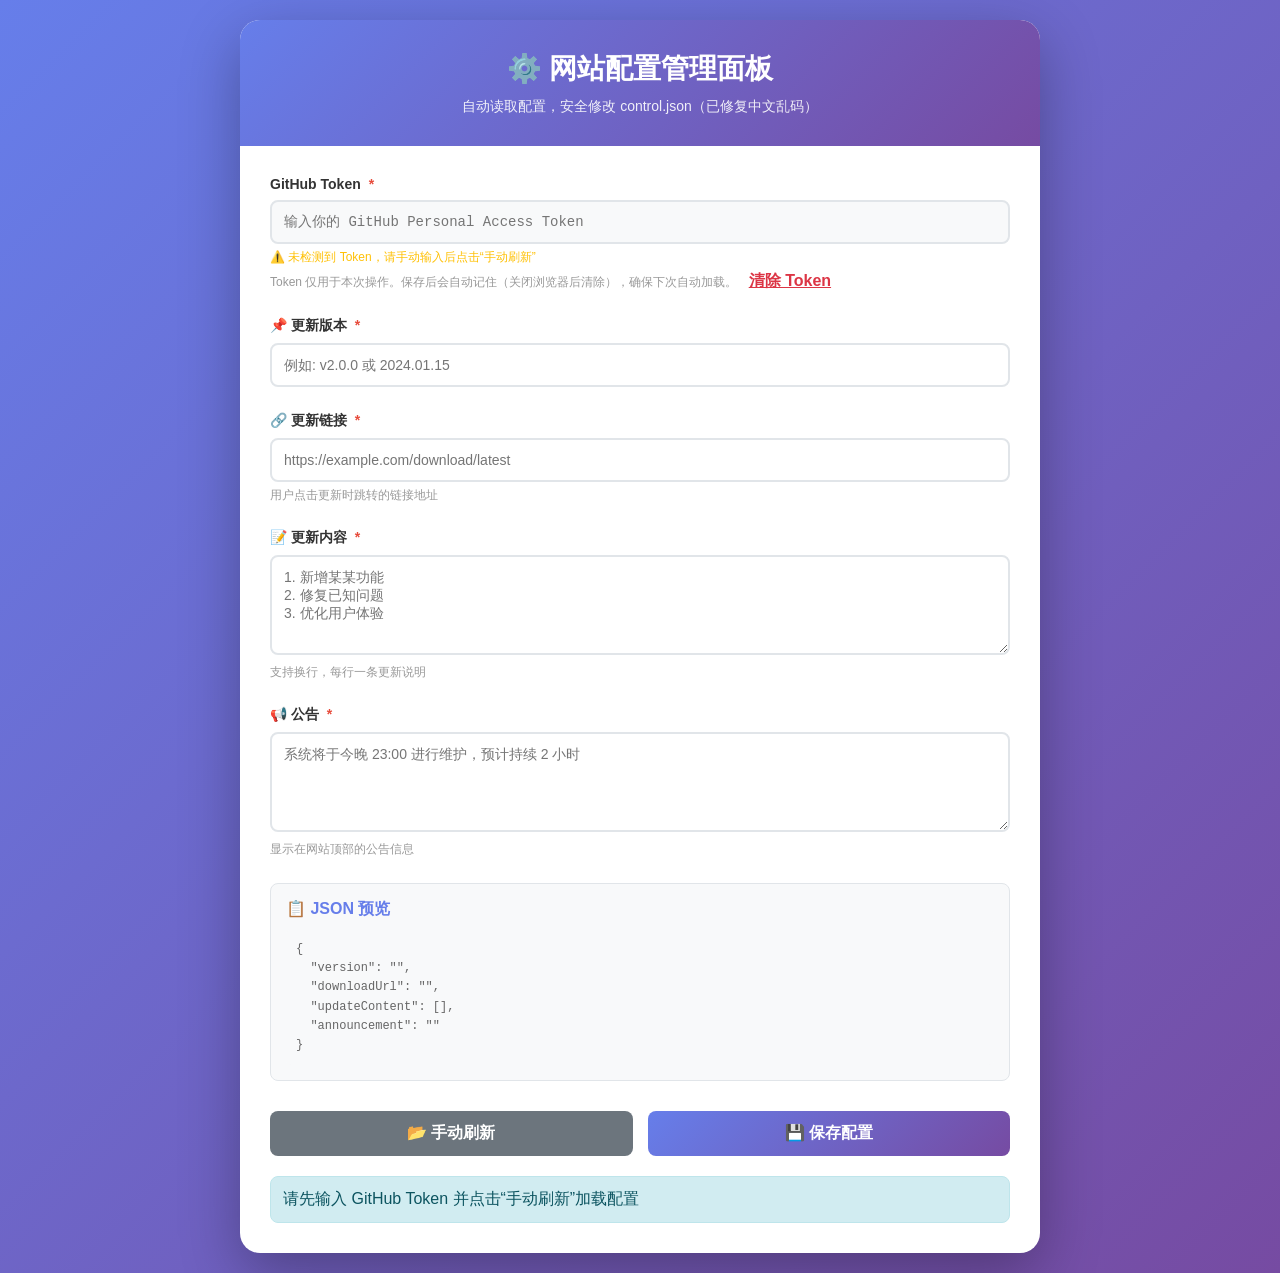
<file: admin.html>
<!DOCTYPE html>
<html lang="zh-CN">
<head>
    <meta charset="UTF-8">
    <meta name="viewport" content="width=device-width, initial-scale=1.0">
    <title>网站配置管理面板</title>
    <style>
        * {
            margin: 0;
            padding: 0;
            box-sizing: border-box;
        }
        
        body {
            font-family: -apple-system, BlinkMacSystemFont, 'Segoe UI', Roboto, 'Helvetica Neue', Arial, sans-serif;
            background: linear-gradient(135deg, #667eea 0%, #764ba2 100%);
            min-height: 100vh;
            padding: 20px;
        }
        
        .container {
            max-width: 800px;
            margin: 0 auto;
            background: white;
            border-radius: 20px;
            box-shadow: 0 20px 60px rgba(0,0,0,0.3);
            overflow: hidden;
        }
        
        .header {
            background: linear-gradient(135deg, #667eea 0%, #764ba2 100%);
            color: white;
            padding: 30px;
            text-align: center;
        }
        
        .header h1 {
            font-size: 28px;
            margin-bottom: 10px;
        }
        
        .header p {
            opacity: 0.9;
            font-size: 14px;
        }
        
        .content {
            padding: 30px;
        }
        
        .form-group {
            margin-bottom: 25px;
        }
        
        label {
            display: block;
            margin-bottom: 8px;
            font-weight: 600;
            color: #333;
            font-size: 14px;
        }
        
        label .required {
            color: #e74c3c;
            margin-left: 4px;
        }
        
        input, textarea {
            width: 100%;
            padding: 12px;
            border: 2px solid #e1e5e9;
            border-radius: 8px;
            font-size: 14px;
            transition: all 0.3s;
            font-family: inherit;
        }
        
        input:focus, textarea:focus {
            outline: none;
            border-color: #667eea;
            box-shadow: 0 0 0 3px rgba(102, 126, 234, 0.1);
        }
        
        textarea {
            resize: vertical;
            min-height: 100px;
        }
        
        .token-input {
            background: #f8f9fa;
            font-family: monospace;
        }
        
        .token-status {
            font-size: 12px;
            margin-top: 5px;
            color: #28a745;
        }
        
        .button-group {
            display: flex;
            gap: 15px;
            margin-top: 30px;
            flex-wrap: wrap;
        }
        
        button {
            flex: 1;
            padding: 12px 24px;
            border: none;
            border-radius: 8px;
            font-size: 16px;
            font-weight: 600;
            cursor: pointer;
            transition: all 0.3s;
        }
        
        .btn-primary {
            background: linear-gradient(135deg, #667eea 0%, #764ba2 100%);
            color: white;
        }
        
        .btn-primary:hover {
            transform: translateY(-2px);
            box-shadow: 0 5px 15px rgba(102, 126, 234, 0.4);
        }
        
        .btn-secondary {
            background: #6c757d;
            color: white;
        }
        
        .btn-secondary:hover {
            background: #5a6268;
        }
        
        .btn-outline {
            background: transparent;
            border: 2px solid #dc3545;
            color: #dc3545;
        }
        
        .btn-outline:hover {
            background: #dc3545;
            color: white;
        }
        
        .status {
            margin-top: 20px;
            padding: 12px;
            border-radius: 8px;
            display: none;
        }
        
        .status.show {
            display: block;
        }
        
        .status.success {
            background: #d4edda;
            color: #155724;
            border: 1px solid #c3e6cb;
        }
        
        .status.error {
            background: #f8d7da;
            color: #721c24;
            border: 1px solid #f5c6cb;
        }
        
        .status.info {
            background: #d1ecf1;
            color: #0c5460;
            border: 1px solid #bee5eb;
        }
        
        .preview {
            background: #f8f9fa;
            border: 1px solid #e1e5e9;
            border-radius: 8px;
            padding: 15px;
            margin-top: 20px;
        }
        
        .preview h3 {
            font-size: 16px;
            margin-bottom: 10px;
            color: #667eea;
        }
        
        .preview-content {
            font-size: 14px;
            color: #666;
            line-height: 1.6;
        }
        
        hr {
            margin: 20px 0;
            border: none;
            border-top: 1px solid #e1e5e9;
        }
        
        .info-text {
            font-size: 12px;
            color: #999;
            margin-top: 5px;
        }
        
        @media (max-width: 600px) {
            .content {
                padding: 20px;
            }
            
            .button-group {
                flex-direction: column;
            }
        }
    </style>
</head>
<body>
    <div class="container">
        <div class="header">
            <h1>⚙️ 网站配置管理面板</h1>
            <p>自动读取配置，安全修改 control.json（已修复中文乱码）</p>
        </div>
        
        <div class="content">
            <!-- Token 输入区域 -->
            <div class="form-group">
                <label>GitHub Token <span class="required">*</span></label>
                <input type="password" id="token" class="token-input" placeholder="输入你的 GitHub Personal Access Token">
                <div id="tokenStatus" class="token-status"></div>
                <div class="info-text">
                    Token 仅用于本次操作。保存后会自动记住（关闭浏览器后清除），确保下次自动加载。
                    <button type="button" onclick="clearToken()" style="background:none; border:none; color:#dc3545; cursor:pointer; text-decoration:underline; padding:0; margin-left:8px;">清除 Token</button>
                </div>
            </div>
            
            <!-- 版本信息 -->
            <div class="form-group">
                <label>📌 更新版本 <span class="required">*</span></label>
                <input type="text" id="version" placeholder="例如: v2.0.0 或 2024.01.15">
            </div>
            
            <!-- 更新链接 -->
            <div class="form-group">
                <label>🔗 更新链接 <span class="required">*</span></label>
                <input type="url" id="downloadUrl" placeholder="https://example.com/download/latest">
                <div class="info-text">用户点击更新时跳转的链接地址</div>
            </div>
            
            <!-- 更新内容 -->
            <div class="form-group">
                <label>📝 更新内容 <span class="required">*</span></label>
                <textarea id="updateContent" placeholder="1. 新增某某功能&#10;2. 修复已知问题&#10;3. 优化用户体验"></textarea>
                <div class="info-text">支持换行，每行一条更新说明</div>
            </div>
            
            <!-- 公告 -->
            <div class="form-group">
                <label>📢 公告 <span class="required">*</span></label>
                <textarea id="announcement" placeholder="系统将于今晚 23:00 进行维护，预计持续 2 小时"></textarea>
                <div class="info-text">显示在网站顶部的公告信息</div>
            </div>
            
            <!-- 实时预览 -->
            <div class="preview">
                <h3>📋 JSON 预览</h3>
                <div class="preview-content" id="preview"></div>
            </div>
            
            <!-- 操作按钮 -->
            <div class="button-group">
                <button class="btn-secondary" onclick="loadConfig(true)">📂 手动刷新</button>
                <button class="btn-primary" onclick="saveConfig()">💾 保存配置</button>
            </div>
            
            <!-- 状态提示 -->
            <div id="status" class="status"></div>
        </div>
    </div>

    <script>
        // ==================== 配置信息（请根据实际情况修改） ====================
        const REPO_OWNER = 'VerdGard';           // GitHub 用户名
        const REPO_NAME = 'VerdGard.github.io';  // 仓库名
        const FILE_PATH = 'control.json';        // 配置文件路径
        const BRANCH = 'main';                   // 分支名，如 master 或 main
        
        let currentSha = null;                   // 文件的 SHA 值，用于更新
        
        // ==================== UTF-8 与 Base64 转换（修复中文乱码） ====================
        // UTF-8 字符串 → Base64
        function utf8ToBase64(str) {
            return btoa(unescape(encodeURIComponent(str)));
        }
        
        // Base64 → UTF-8 字符串
        function base64ToUtf8(base64) {
            return decodeURIComponent(escape(atob(base64)));
        }
        
        // ==================== Token 存储相关 ====================
        function saveTokenToSession(token) {
            if (token) {
                sessionStorage.setItem('github_token', token);
                document.getElementById('tokenStatus').innerHTML = '✓ Token 已保存（关闭浏览器后自动清除）';
                document.getElementById('tokenStatus').style.color = '#28a745';
            } else {
                sessionStorage.removeItem('github_token');
                document.getElementById('tokenStatus').innerHTML = '';
            }
        }
        
        function getStoredToken() {
            return sessionStorage.getItem('github_token') || '';
        }
        
        function clearToken() {
            sessionStorage.removeItem('github_token');
            document.getElementById('token').value = '';
            document.getElementById('tokenStatus').innerHTML = '✓ Token 已清除';
            document.getElementById('tokenStatus').style.color = '#dc3545';
            showStatus('Token 已清除，下次需要重新输入', 'info');
        }
        
        // ==================== 表单数据处理 ====================
        function getFormData() {
            return {
                version: document.getElementById('version').value.trim(),
                downloadUrl: document.getElementById('downloadUrl').value.trim(),
                updateContent: document.getElementById('updateContent').value.trim(),
                announcement: document.getElementById('announcement').value.trim()
            };
        }
        
        function setFormData(data) {
            document.getElementById('version').value = data.version || '';
            document.getElementById('downloadUrl').value = data.downloadUrl || '';
            document.getElementById('updateContent').value = data.updateContent || '';
            document.getElementById('announcement').value = data.announcement || '';
            updatePreview();
        }
        
        // 更新 JSON 预览
        function updatePreview() {
            const data = getFormData();
            const jsonData = {
                version: data.version,
                downloadUrl: data.downloadUrl,
                updateContent: data.updateContent.split('\n').filter(line => line.trim()),
                announcement: data.announcement
            };
            
            const previewDiv = document.getElementById('preview');
            previewDiv.innerHTML = `<pre style="background:#f8f9fa; padding:10px; border-radius:5px; overflow-x:auto; font-size:12px;">${JSON.stringify(jsonData, null, 2)}</pre>`;
        }
        
        // 监听输入变化
        ['version', 'downloadUrl', 'updateContent', 'announcement'].forEach(id => {
            document.getElementById(id).addEventListener('input', updatePreview);
        });
        
        // 显示状态消息
        function showStatus(message, type) {
            const statusDiv = document.getElementById('status');
            statusDiv.textContent = message;
            statusDiv.className = `status ${type} show`;
            setTimeout(() => {
                statusDiv.classList.remove('show');
            }, 5000);
        }
        
        // ==================== 加载配置 ====================
        async function loadConfig(showManualMessage = true) {
            const tokenInput = document.getElementById('token').value;
            const token = tokenInput || getStoredToken();
            
            if (!token) {
                showStatus('❌ 请输入 GitHub Token', 'error');
                return;
            }
            
            // 保存到 sessionStorage（如果用户输入了新的）
            if (tokenInput) {
                saveTokenToSession(token);
            }
            
            if (showManualMessage) {
                showStatus('🔄 正在加载配置...', 'info');
            } else {
                // 自动加载时显示短暂提示
                showStatus('🔄 自动加载中...', 'info');
                setTimeout(() => {
                    const statusDiv = document.getElementById('status');
                    if (statusDiv.classList.contains('show') && statusDiv.textContent === '🔄 自动加载中...') {
                        statusDiv.classList.remove('show');
                    }
                }, 1000);
            }
            
            try {
                const response = await fetch(
                    `https://api.github.com/repos/${REPO_OWNER}/${REPO_NAME}/contents/${FILE_PATH}`,
                    {
                        headers: {
                            'Authorization': `Bearer ${token}`,
                            'Accept': 'application/vnd.github.v3+json'
                        }
                    }
                );
                
                if (!response.ok) {
                    if (response.status === 404) {
                        throw new Error('control.json 文件不存在，将创建新文件');
                    }
                    throw new Error(`HTTP ${response.status}: ${response.statusText}`);
                }
                
                const data = await response.json();
                // ✅ 修复：使用 base64ToUtf8 正确解码中文
                const decoded = base64ToUtf8(data.content);
                const config = JSON.parse(decoded);
                
                // 填充表单
                setFormData({
                    version: config.version || '',
                    downloadUrl: config.downloadUrl || '',
                    updateContent: Array.isArray(config.updateContent) ? config.updateContent.join('\n') : (config.updateContent || ''),
                    announcement: config.announcement || ''
                });
                
                currentSha = data.sha;
                showStatus('✅ 配置加载成功！', 'success');
                
            } catch (error) {
                if (error.message.includes('不存在')) {
                    // 文件不存在，准备创建新文件
                    currentSha = null;
                    setFormData({
                        version: 'v1.0.0',
                        downloadUrl: '',
                        updateContent: '',
                        announcement: ''
                    });
                    showStatus('⚠️ control.json 不存在，保存时将创建新文件', 'info');
                } else {
                    showStatus(`❌ 加载失败: ${error.message}`, 'error');
                    // 如果 Token 无效，清除存储的 Token
                    if (error.message.includes('401') || error.message.includes('403')) {
                        clearToken();
                    }
                }
            }
        }
        
        // ==================== 保存配置 ====================
        async function saveConfig() {
            const token = document.getElementById('token').value || getStoredToken();
            if (!token) {
                showStatus('❌ 请输入 GitHub Token', 'error');
                return;
            }
            
            // 保存 token 以便下次自动加载
            saveTokenToSession(token);
            
            const formData = getFormData();
            
            // 验证必填字段
            if (!formData.version) {
                showStatus('❌ 请填写更新版本', 'error');
                document.getElementById('version').focus();
                return;
            }
            
            if (!formData.downloadUrl) {
                showStatus('❌ 请填写更新链接', 'error');
                document.getElementById('downloadUrl').focus();
                return;
            }
            
            // 构建 JSON 数据
            const jsonData = {
                version: formData.version,
                downloadUrl: formData.downloadUrl,
                updateContent: formData.updateContent.split('\n').filter(line => line.trim()),
                announcement: formData.announcement,
                lastUpdated: new Date().toISOString()
            };
            
            // 验证 JSON 格式
            try {
                JSON.stringify(jsonData);
            } catch (e) {
                showStatus('❌ 数据格式错误，请检查', 'error');
                return;
            }
            
            showStatus('💾 正在保存配置...', 'info');
            
            try {
                // ✅ 使用 utf8ToBase64 正确编码中文
                const content = JSON.stringify(jsonData, null, 2);
                const encodedContent = utf8ToBase64(content);
                
                const requestBody = {
                    message: `更新配置 - ${formData.version}`,
                    content: encodedContent,
                    branch: BRANCH
                };
                
                // 如果是更新现有文件，添加 sha
                if (currentSha) {
                    requestBody.sha = currentSha;
                }
                
                const response = await fetch(
                    `https://api.github.com/repos/${REPO_OWNER}/${REPO_NAME}/contents/${FILE_PATH}`,
                    {
                        method: 'PUT',
                        headers: {
                            'Authorization': `Bearer ${token}`,
                            'Content-Type': 'application/json',
                            'Accept': 'application/vnd.github.v3+json'
                        },
                        body: JSON.stringify(requestBody)
                    }
                );
                
                if (!response.ok) {
                    const error = await response.json();
                    throw new Error(error.message || '保存失败');
                }
                
                const result = await response.json();
                currentSha = result.content.sha;
                
                showStatus(`✅ 保存成功！版本 ${formData.version} 已更新`, 'success');
                
                // 重新加载一次以更新 sha（并确保显示最新内容）
                await loadConfig(false);
                
            } catch (error) {
                showStatus(`❌ 保存失败: ${error.message}`, 'error');
            }
        }
        
        // ==================== 自动加载配置（页面加载时调用） ====================
        async function autoLoadConfig() {
            const storedToken = getStoredToken();
            if (storedToken) {
                document.getElementById('token').value = storedToken;
                document.getElementById('tokenStatus').innerHTML = '✓ 已自动加载 Token，正在读取配置...';
                document.getElementById('tokenStatus').style.color = '#28a745';
                await loadConfig(false);
            } else {
                document.getElementById('tokenStatus').innerHTML = '⚠️ 未检测到 Token，请手动输入后点击“手动刷新”';
                document.getElementById('tokenStatus').style.color = '#ffc107';
                showStatus('请先输入 GitHub Token 并点击“手动刷新”加载配置', 'info');
            }
        }
        
        // 页面加载时自动读取配置
        window.addEventListener('DOMContentLoaded', () => {
            updatePreview();
            autoLoadConfig();
        });
        
        // 快捷键支持 (Ctrl/Cmd + Enter 保存)
        document.addEventListener('keydown', function(e) {
            if ((e.ctrlKey || e.metaKey) && e.key === 'Enter') {
                e.preventDefault();
                saveConfig();
            }
        });
    </script>
</body>
</html>
</file>
